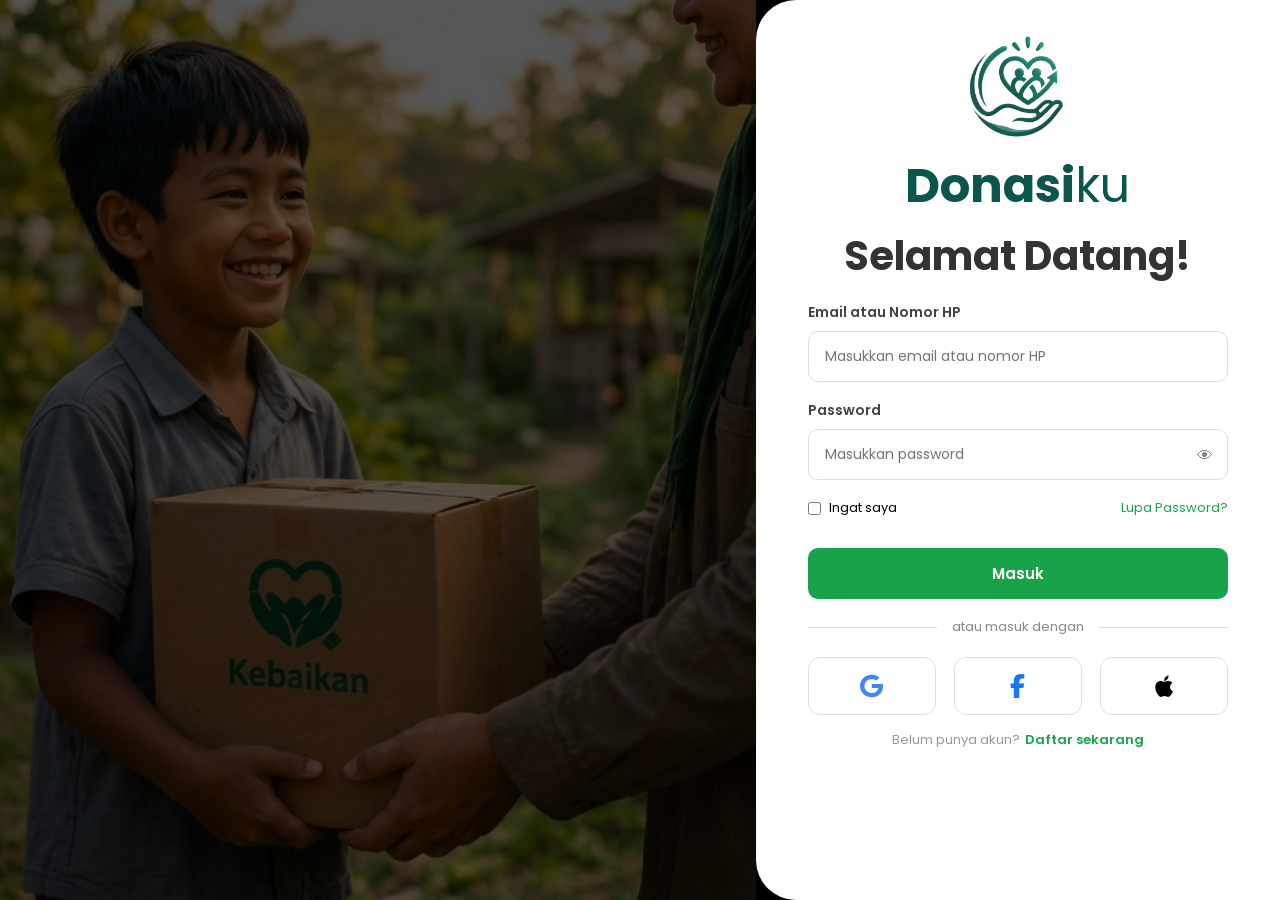
<file: index.html>
<!DOCTYPE html>
<html lang="id">
<head>
  <meta charset="UTF-8">
  <meta name="viewport" content="width=device-width, initial-scale=1.0">

  <title>Login - Donasiku</title>

  <!-- GOOGLE FONT -->
  <link rel="preconnect" href="https://fonts.googleapis.com">
  <link href="https://fonts.googleapis.com/css2?family=Poppins:wght@300;400;500;600;700&display=swap" rel="stylesheet">

  <!-- FONT AWESOME -->
  <link rel="stylesheet" href="https://cdnjs.cloudflare.com/ajax/libs/font-awesome/6.5.1/css/all.min.css">

  <!-- CSS -->
  <link rel="stylesheet" href="style.css">
</head>

<body>

  <div class="container">

    <!-- LEFT SIDE -->
    <div class="left-side">
      <img src="img/logingambar.png" alt="">
      <div class="overlay"></div>
    </div>

    <!-- RIGHT SIDE -->
    <div class="right-side">

      <div class="login-card">

        <!-- LOGO -->
        <div class="logo">
          <img src="img/logo.png" alt="Logo">
        </div>

        <h2 class="logo-text">
          <span class="bold">Donasi</span><span class="regular">ku</span>
        </h2>

        <!-- WELCOME -->
        <div class="welcome">
          <h1>Selamat Datang!</h1>
        </div>

        <!-- FORM -->
        <form id="loginForm">

          <div class="form-group">
            <label>Email atau Nomor HP</label>

            <div class="input-box">
              <input
                type="text"
                id="email"
                placeholder="Masukkan email atau nomor HP"
              >
            </div>
          </div>

          <div class="form-group">
            <label>Password</label>

            <div class="input-box">
              <input
                type="password"
                id="password"
                placeholder="Masukkan password"
              >

              <span class="toggle-password" id="togglePassword">
                👁
              </span>
            </div>
          </div>

          <!-- EXTRA -->
          <div class="form-extra">

            <label class="remember">
              <input type="checkbox">
              Ingat saya
            </label>

            <a href="#" class="forgot">
              Lupa Password?
            </a>

          </div>

          <!-- BUTTON -->
          <button type="submit" class="btn-login">
            Masuk
          </button>

          <!-- DIVIDER -->
          <div class="divider">
            atau masuk dengan
          </div>

          <!-- SOCIAL -->
          <div class="social-login">

            <div class="social-btn">
              <i class="fa-brands fa-google"></i>
            </div>

            <div class="social-btn">
              <i class="fa-brands fa-facebook-f"></i>
            </div>

            <div class="social-btn">
              <i class="fa-brands fa-apple"></i>
            </div>

          </div>

          <!-- SIGNUP -->
          <div class="signup">
            <span>Belum punya akun?</span>
            <a href="#">Daftar sekarang</a>
          </div>

        </form>

      </div>

    </div>

  </div>

  <!-- JS -->
  <script src="script.js"></script>

</body>
</html>
</file>
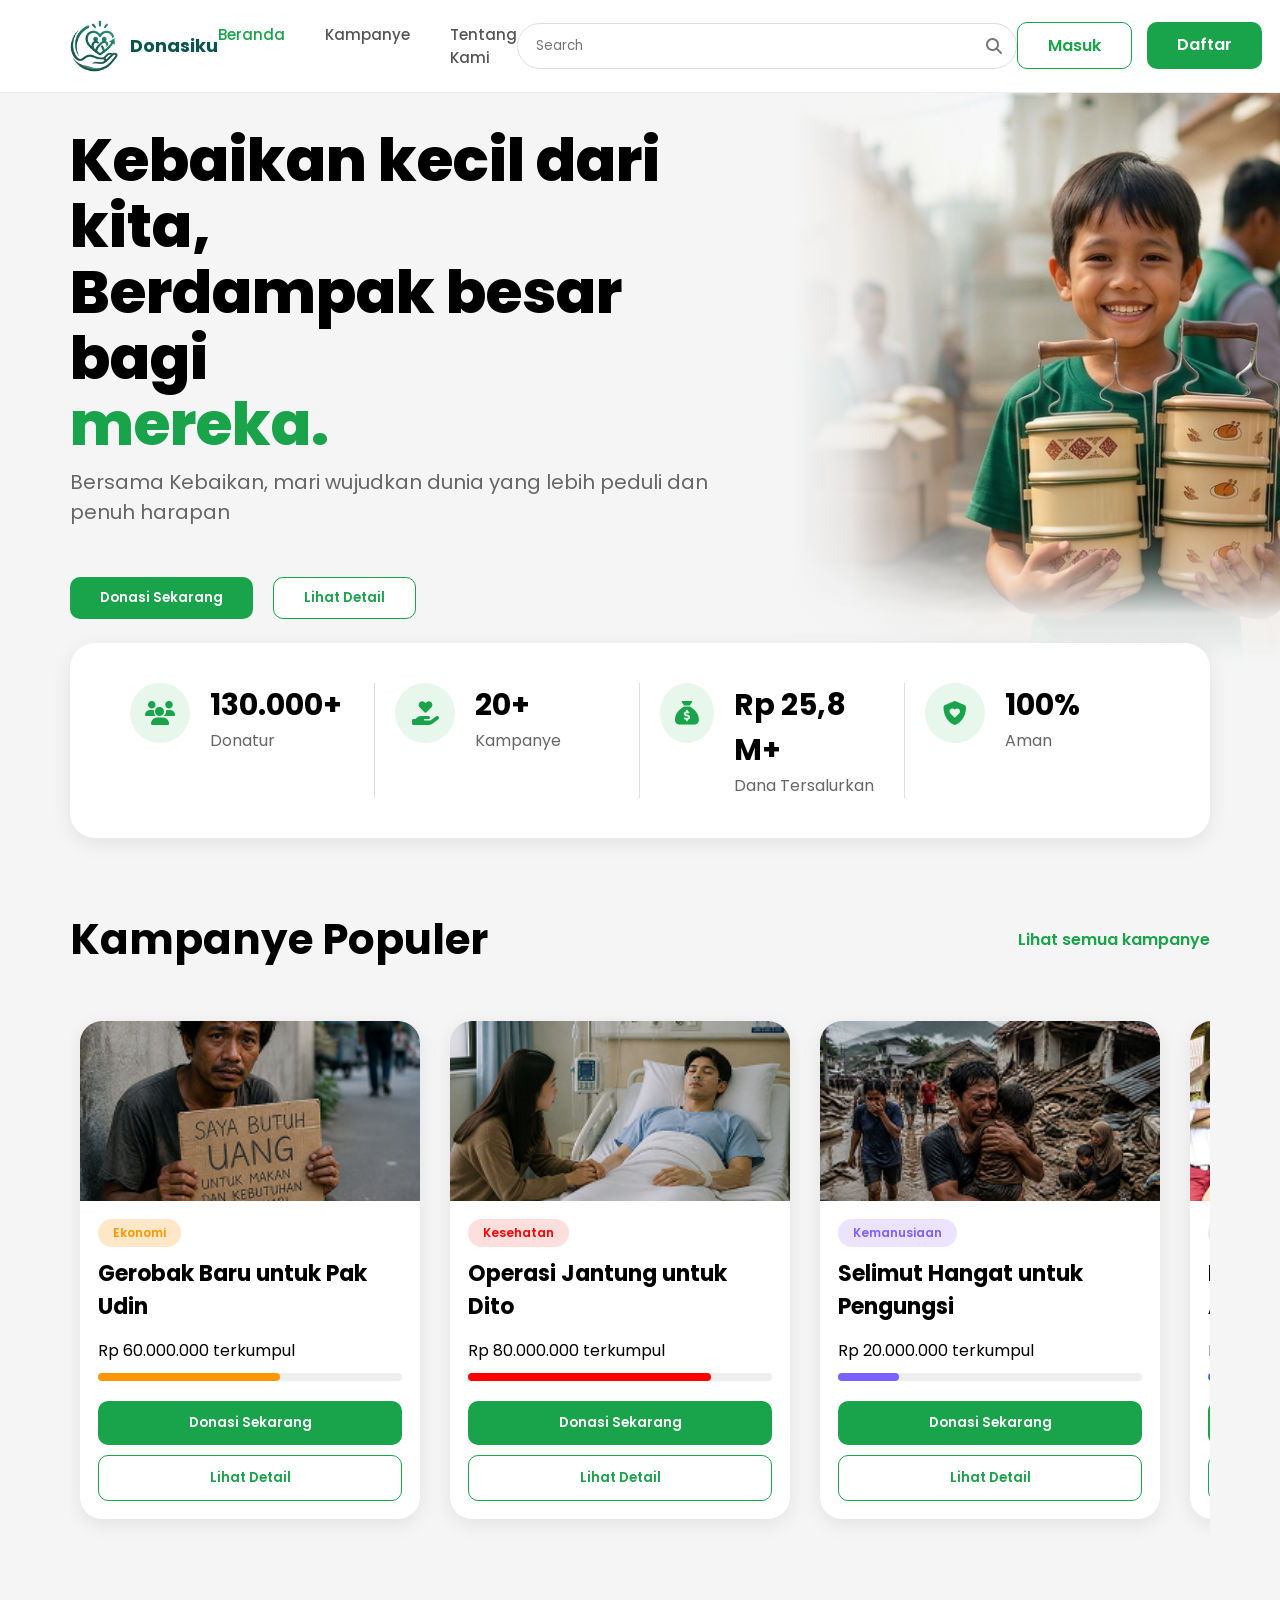
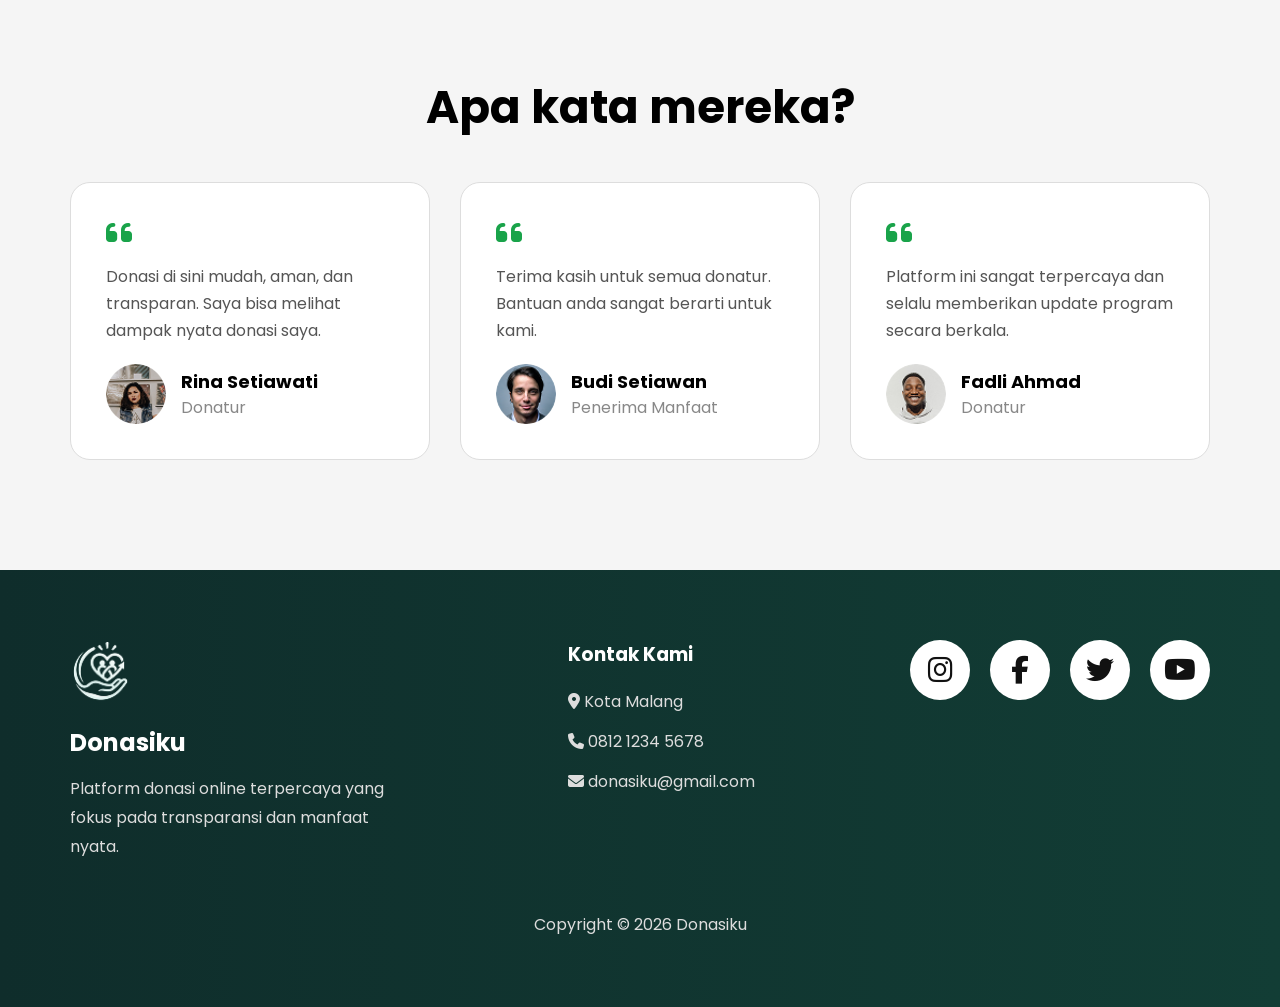
<file: beforelogin.html>
<!DOCTYPE html>
<html lang="id">

<head>
  <meta charset="UTF-8">
  <meta name="viewport" content="width=device-width, initial-scale=1.0">
  <title>Donasiku</title>

  <!-- GOOGLE FONT -->
  <link rel="preconnect" href="https://fonts.googleapis.com">
  <link href="https://fonts.googleapis.com/css2?family=Poppins:wght@300;400;500;600;700;800&display=swap"
    rel="stylesheet">

  <!-- FONT AWESOME -->
  <link rel="stylesheet" href="https://cdnjs.cloudflare.com/ajax/libs/font-awesome/6.5.1/css/all.min.css" />

  <link rel="stylesheet" href="beforelogin.css">
</head>

<body>
  <div class="container">
    <!-- NAVBAR -->
    <nav class="navbar">

      <div class="logo">
        <img src="img/logo.png">
        <h2><span>Donasi</span>ku</h2>
      </div>

      <div class="nav-links">
        <a href="#" class="active">Beranda</a>
        <a href="#">Kampanye</a>
        <a href="#">Tentang Kami</a>
      </div>

      <div class="search-box">
        <input type="text" placeholder="Search">
        <i class="fa-solid fa-magnifying-glass"></i>
      </div>

      <div class="nav-buttons">
        <a href="login.html" class="btn-outline">Masuk</a>
        <a href="registerPage.html" class="btn-primary">Daftar</a>
      </div>

    </nav>

    <!-- HERO -->
    <section class="hero">

      <div class="hero-text">

        <h1>
          Kebaikan kecil dari kita, <br>
          Berdampak besar bagi <br>
          <span>mereka.</span>
        </h1>

        <p>
          Bersama Kebaikan, mari wujudkan dunia
          yang lebih peduli dan penuh harapan
        </p>

        <div class="hero-buttons">
          <button class="btn-primary">Donasi Sekarang</button>
          <button class="btn-outline">Lihat Detail</button>
        </div>

      </div>

      <div class="hero-image">
        <img src="img/banner.png">
        <div class="hero-brush"></div>
        <div class="hero-bottom-brush"></div>
      </div>

    </section>

    <!-- STATS -->
    <section class="stats">

      <div class="stat-box">
        <i class="fa-solid fa-users"></i>

        <div>
          <h3>130.000+</h3>
          <p>Donatur</p>
        </div>
      </div>

      <div class="stat-box">
        <i class="fa-solid fa-hand-holding-heart"></i>

        <div>
          <h3>20+</h3>
          <p>Kampanye</p>
        </div>
      </div>

      <div class="stat-box">
        <i class="fa-solid fa-sack-dollar"></i>

        <div>
          <h3>Rp 25,8 M+</h3>
          <p>Dana Tersalurkan</p>
        </div>
      </div>

      <div class="stat-box">
        <i class="fa-solid fa-shield-heart"></i>

        <div>
          <h3>100%</h3>
          <p>Aman</p>
        </div>
      </div>

    </section>

    <!-- CAMPAIGN -->
    <section class="section">

      <div class="section-title">
        <h2>Kampanye Populer</h2>
        <a href="#">Lihat semua kampanye</a>
      </div>

      <div class="cards">

        <!-- CARD 1 -->
        <div class="card">

          <img src="img/ekonomi1.png">

          <div class="card-content">

            <span class="category orange">Ekonomi</span>

            <h3>Gerobak Baru untuk Pak Udin</h3>

            <p>Rp 60.000.000 terkumpul</p>

            <div class="progress">
              <span class="progress-orange"></span>
            </div>

            <div class="card-buttons">
              <button class="donate-btn">Donasi Sekarang</button>
              <button class="detail-btn">Lihat Detail</button>
            </div>

          </div>

        </div>

        <!-- CARD 2 -->
        <div class="card">

          <img src="img/kesehatan1.png">

          <div class="card-content">

            <span class="category red">Kesehatan</span>

            <h3>Operasi Jantung untuk Dito</h3>

            <p>Rp 80.000.000 terkumpul</p>

            <div class="progress">
              <span class="progress-red"></span>
            </div>

            <div class="card-buttons">
              <button class="donate-btn">Donasi Sekarang</button>
              <button class="detail-btn">Lihat Detail</button>
            </div>

          </div>

        </div>

        <!-- CARD 3 -->
        <div class="card">

          <img src="img/kemanusiaan1.png">

          <div class="card-content">

            <span class="category purple">Kemanusiaan</span>

            <h3>Selimut Hangat untuk Pengungsi</h3>

            <p>Rp 20.000.000 terkumpul</p>

            <div class="progress">
              <span class="progress-purple"></span>
            </div>

            <div class="card-buttons">
              <button class="donate-btn">Donasi Sekarang</button>
              <button class="detail-btn">Lihat Detail</button>
            </div>

          </div>

        </div>

        <!-- CARD 4 -->
        <div class="card">

          <img src="img/pendidikan1.png">

          <div class="card-content">

            <span class="category blue">Pendidikan</span>

            <h3>Pendidikan Layak Untuk Anak Desa</h3>

            <p>Rp 90.000.000 terkumpul</p>

            <div class="progress">
              <span class="progress-blue"></span>
            </div>

            <div class="card-buttons">
              <button class="donate-btn">Donasi Sekarang</button>
              <button class="detail-btn">Lihat Detail</button>
            </div>

          </div>

        </div>

        <!-- CARD 5 -->
        <div class="card">

          <img src="img/lingkungan1.png">

          <div class="card-content">

            <span class="category green">Lingkungan</span>

            <h3>Bersihkan Sungai Citarum Bersama</h3>

            <p>Rp 70.000.000 terkumpul</p>

            <div class="progress">
              <span class="progress-green"></span>
            </div>

            <div class="card-buttons">
              <button class="donate-btn">Donasi Sekarang</button>
              <button class="detail-btn">Lihat Detail</button>
            </div>

          </div>

        </div>

        <!-- CARD 6 -->
        <div class="card">

          <img src="img/kemanusiaan1.png">

          <div class="card-content">

            <span class="category blue">
              Sosial
            </span>

            <h3>
              Bantuan Sekolah untuk Anak Yatim
            </h3>

            <p>
              Rp 50.000.000 terkumpul
            </p>

            <div class="progress">
              <span class="progress-blue"></span>
            </div>

            <div class="card-buttons">

              <button class="btn btn-primary donate-btn">
                Donasi Sekarang
              </button>

              <button class="btn btn-outline detail-btn">
                Lihat Detail
              </button>

            </div>

          </div>

        </div>


    </section>

    <!-- TESTIMONI -->
    <section class="testimonials">

      <h2>Apa kata mereka?</h2>

      <div class="testimonial-boxes">

        <div class="testimonial">

          <i class="fa-solid fa-quote-left"></i>

          <p>
            Donasi di sini mudah, aman, dan transparan.
            Saya bisa melihat dampak nyata donasi saya.
          </p>

          <div class="user">

            <img src="img/user1.png">

            <div>
              <h4>Rina Setiawati</h4>
              <span>Donatur</span>
            </div>

          </div>

        </div>

        <div class="testimonial">

          <i class="fa-solid fa-quote-left"></i>

          <p>
            Terima kasih untuk semua donatur.
            Bantuan anda sangat berarti untuk kami.
          </p>

          <div class="user">

            <img src="img/user2.png">

            <div>
              <h4>Budi Setiawan</h4>
              <span>Penerima Manfaat</span>
            </div>

          </div>

        </div>

        <div class="testimonial">

          <i class="fa-solid fa-quote-left"></i>

          <p>
            Platform ini sangat terpercaya dan selalu
            memberikan update program secara berkala.
          </p>

          <div class="user">

            <img src="img/user3.png">

            <div>
              <h4>Fadli Ahmad</h4>
              <span>Donatur</span>
            </div>

          </div>

        </div>

      </div>

    </section>

    <!-- FOOTER -->
    <footer>

      <div class="footer-content">

        <div class="footer-logo">

          <img src="img/whitelogo.png">

          <h2>Donasi<span>ku</span></h2>

          <p>
            Platform donasi online terpercaya yang fokus
            pada transparansi dan manfaat nyata.
          </p>

        </div>

        <div class="footer-contact">

          <h3>Kontak Kami</h3>

          <p><i class="fa-solid fa-location-dot"></i> Kota Malang</p>
          <p><i class="fa-solid fa-phone"></i> 0812 1234 5678</p>
          <p><i class="fa-solid fa-envelope"></i> donasiku@gmail.com</p>

        </div>

        <div class="socials">

          <i class="fa-brands fa-instagram"></i>
          <i class="fa-brands fa-facebook-f"></i>
          <i class="fa-brands fa-twitter"></i>
          <i class="fa-brands fa-youtube"></i>

        </div>

      </div>

      <div class="copyright">
        Copyright © 2026 Donasiku
      </div>

    </footer>

  </div>
  <script src="beforelogin.js"></script>
</body>

</html>
</file>
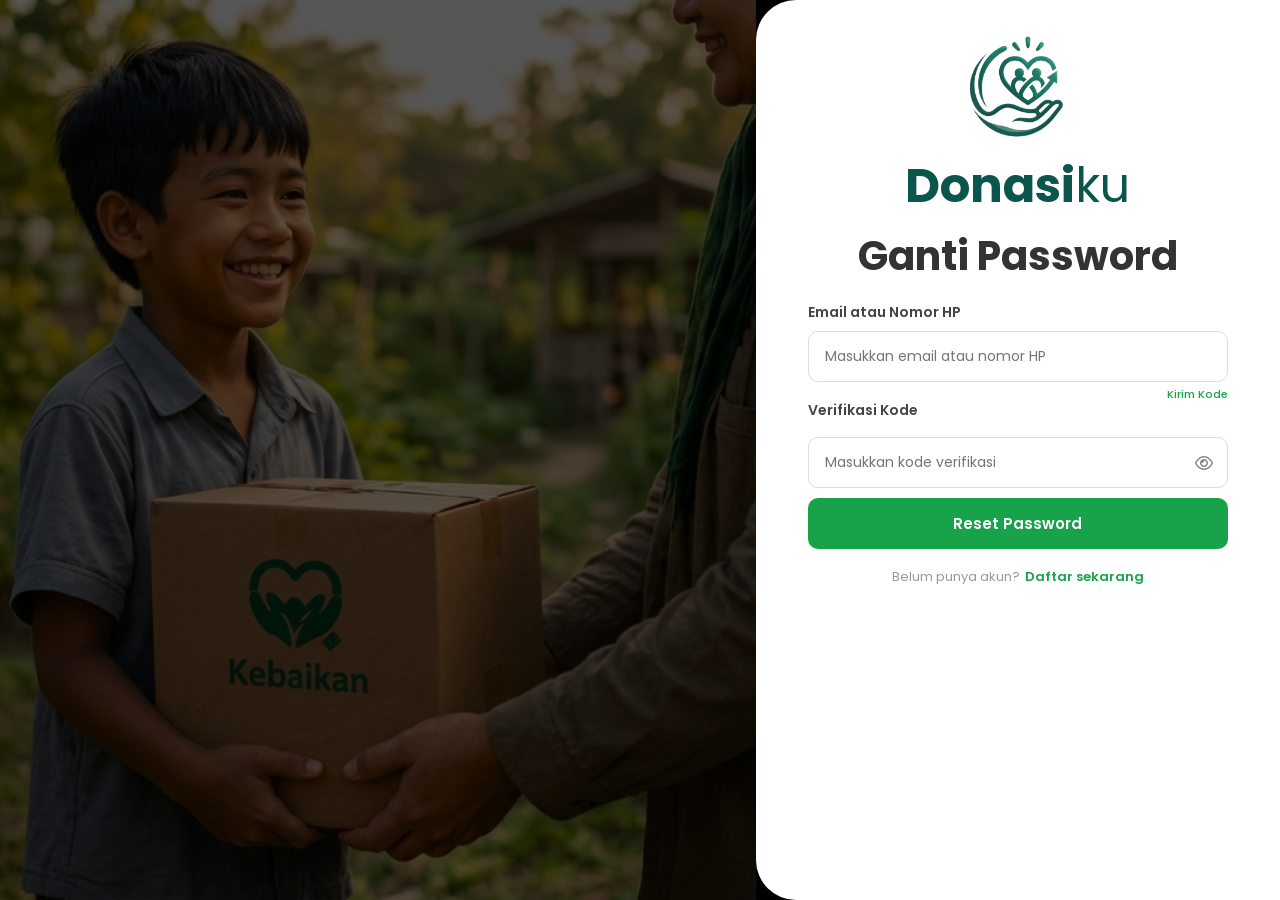
<file: forgot.html>
<!DOCTYPE html>
<html lang="id">

<head>
    <meta charset="UTF-8">
    <meta name="viewport" content="width=device-width, initial-scale=1.0">

    <title>Form Lupa Password</title>

    <!-- GOOGLE FONT -->
    <link rel="preconnect" href="https://fonts.googleapis.com">
    <link href="https://fonts.googleapis.com/css2?family=Poppins:wght@300;400;500;600;700&display=swap"
        rel="stylesheet">

    <!-- FONT AWESOME -->
    <link rel="stylesheet" href="https://cdnjs.cloudflare.com/ajax/libs/font-awesome/6.5.1/css/all.min.css">

    <!-- CSS -->
    <link rel="stylesheet" href="style.css">
</head>

<body>

    <div class="container">

        <!-- LEFT SIDE -->
        <div class="left-side">

            <img src="img/logingambar.png" alt="Forgot Password">

            <div class="overlay"></div>

        </div>

        <!-- RIGHT SIDE -->
        <div class="right-side">

            <div class="login-card">

                <!-- LOGO -->
                <div class="logo">
                    <img src="img/logo.png" alt="Logo">
                </div>

                <!-- TITLE -->
                <h2 class="logo-text">
                    <span class="bold">Donasi</span><span class="regular">ku</span>
                </h2>

                <!-- WELCOME -->
                <div class="welcome">
                    <h1>Ganti Password</h1>
                </div>

                <!-- FORM -->
                <form id="forgotForm">

                    <!-- EMAIL -->
                    <div class="form-group">

                        <label>Email atau Nomor HP</label>

                        <div class="input-box">

                            <input type="text" id="email" placeholder="Masukkan email atau nomor HP">

                        </div>

                    </div>

                    <!-- OTP -->
                    <div class="form-group">

                        <div class="otp-header">

                            <label>Verifikasi Kode</label>

                            <p>
                                <a href="#">Kirim Kode</a>
                            </p>

                        </div>

                        <div class="input-box">

                            <input type="password" id="otp" placeholder="Masukkan kode verifikasi">

                            <span class="toggle-password" id="toggleOtp">
                                <i class="fa-regular fa-eye"></i>
                            </span>

                        </div>

                        <!-- BUTTON -->
                        <button type="submit" class="btn-reset">
                            Reset Password
                        </button>

                        <!-- SIGNUP -->
                        <div class="signup">

                            <span>Belum punya akun?</span>

                            <a href="registerPage.html">
                                Daftar sekarang
                            </a>

                        </div>

                </form>

            </div>

        </div>

    </div>

    <!-- JS -->
    <script src="script.js"></script>

</body>

</html>
</file>
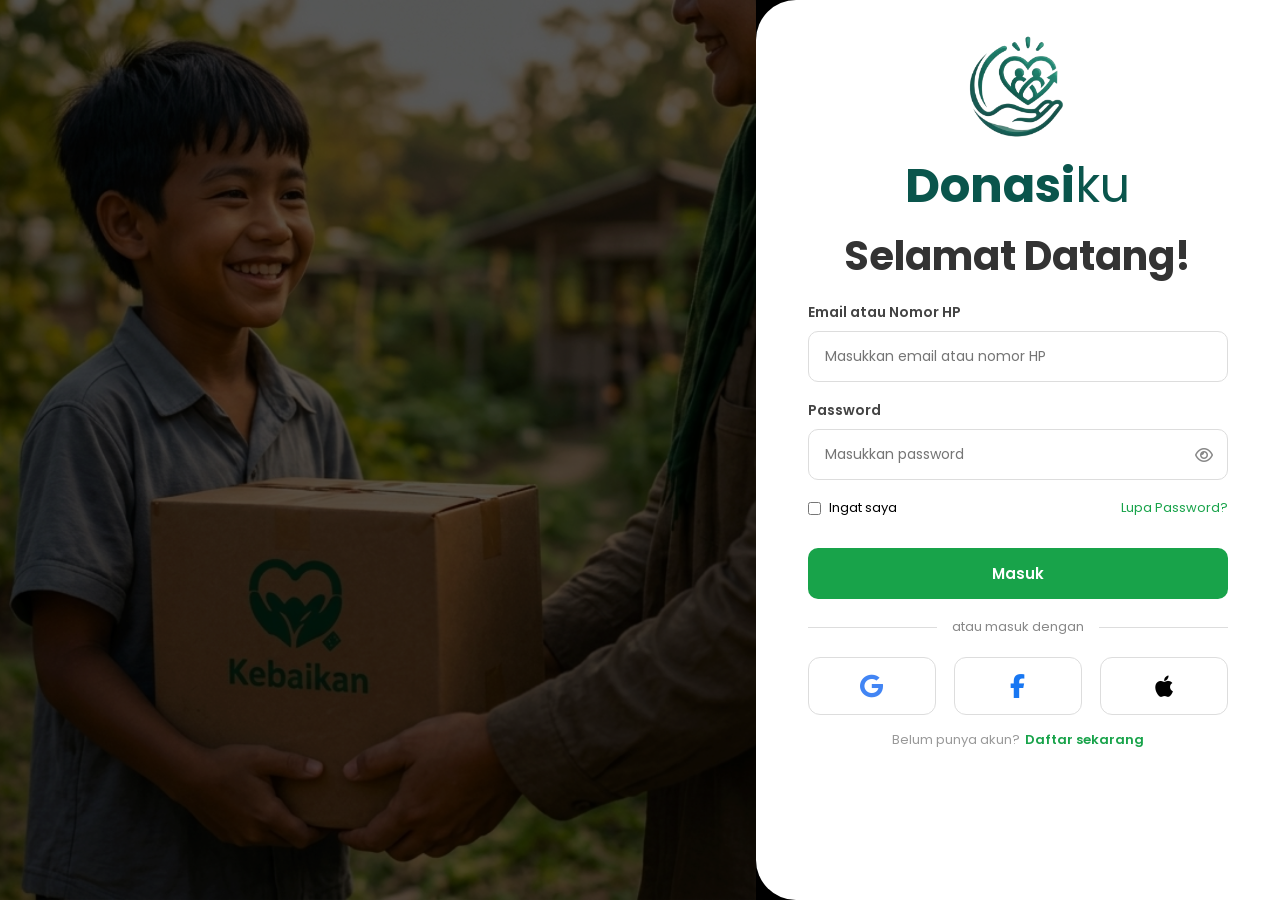
<file: login.html>
<!DOCTYPE html>
<html lang="id">

<head>
  <meta charset="UTF-8">
  <meta name="viewport" content="width=device-width, initial-scale=1.0">

  <title>Login - Donasiku</title>

  <!-- GOOGLE FONT -->
  <link rel="preconnect" href="https://fonts.googleapis.com">
  <link href="https://fonts.googleapis.com/css2?family=Poppins:wght@300;400;500;600;700&display=swap" rel="stylesheet">

  <!-- FONT AWESOME -->
  <link rel="stylesheet" href="https://cdnjs.cloudflare.com/ajax/libs/font-awesome/6.5.1/css/all.min.css">

  <!-- CSS -->
  <link rel="stylesheet" href="style.css">
</head>

<body>

  <div class="container">

    <!-- LEFT SIDE -->
    <div class="left-side">
      <img src="img/logingambar.png" alt="">
      <div class="overlay"></div>
    </div>

    <!-- RIGHT SIDE -->
    <div class="right-side">

      <div class="login-card">

        <!-- LOGO -->
        <div class="logo">
          <img src="img/logo.png" alt="Logo">
        </div>

        <h2 class="logo-text">
          <span class="bold">Donasi</span><span class="regular">ku</span>
        </h2>

        <!-- WELCOME -->
        <div class="welcome">
          <h1>Selamat Datang!</h1>
        </div>

        <!-- FORM -->
        <form id="loginForm">

          <div class="form-group">
            <label>Email atau Nomor HP</label>

            <div class="input-box">
              <input type="text" id="email" placeholder="Masukkan email atau nomor HP">
            </div>
          </div>

          <div class="form-group">

            <label>Password</label>

            <div class="input-box">

              <input type="password" id="password" placeholder="Masukkan password">

              <span class="toggle-password" id="togglePassword">
                <i class="fa-regular fa-eye"></i>
              </span>

            </div>

          </div>

          <!-- EXTRA -->
          <div class="form-extra">

            <label class="remember">
              <input type="checkbox">
              Ingat saya
            </label>

            <a href="forgot.html" class="forgot">
              Lupa Password?
            </a>

          </div>

          <!-- BUTTON -->
          <button type="submit" class="btn-login">
            Masuk
          </button>

          <!-- DIVIDER -->
          <div class="divider">
            atau masuk dengan
          </div>

          <!-- SOCIAL -->
          <div class="social-login">

            <div class="social-btn">
              <i class="fa-brands fa-google"></i>
            </div>

            <div class="social-btn">
              <i class="fa-brands fa-facebook-f"></i>
            </div>

            <div class="social-btn">
              <i class="fa-brands fa-apple"></i>
            </div>

          </div>

          <!-- SIGNUP -->
          <div class="signup">
            <span>Belum punya akun?</span>
            <a href="registerPage.html">Daftar sekarang</a>
          </div>

        </form>

      </div>

    </div>

  </div>

  <!-- JS -->
  <script src="script.js"></script>

</body>

</html>
</file>
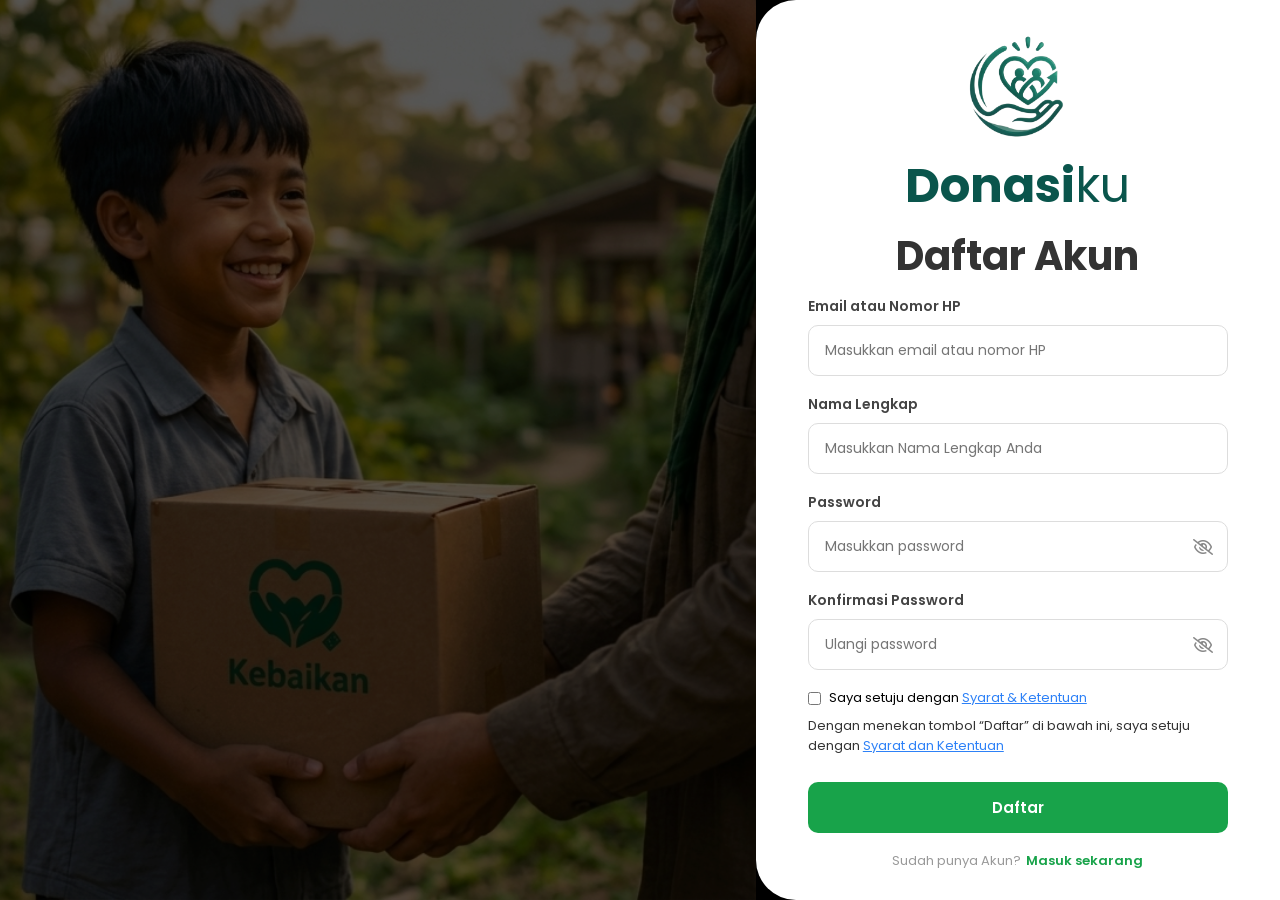
<file: registerPage.html>
<!DOCTYPE html>
<html lang="en">

<head>
    <meta charset="UTF-8">
    <meta name="viewport" content="width=device-width, initial-scale=1.0">
    <title>Register - Donasiku</title>
    <link rel="preconnect" href="https://fonts.googleapis.com">
    <link href="https://fonts.googleapis.com/css2?family=Poppins:wght@300;400;500;600;700&display=swap"
        rel="stylesheet">

    <!-- FONT AWESOME -->
    <link rel="stylesheet" href="https://cdnjs.cloudflare.com/ajax/libs/font-awesome/6.5.1/css/all.min.css">

    <!-- CSS -->
    <link rel="stylesheet" href="style.css">
    <link rel="stylesheet" href="registerStyle.css">
</head>

<body>
    <div class="container">
        <div class="left-side">
            <img src="img/logingambar.png" alt="">
            <div class="overlay"></div>
        </div>

        <div class="right-side">

            <div class="register-card">

                <!-- LOGO -->
                <div class="logo">
                    <img src="img/logo.png" alt="Logo">
                </div>

                <h2 class="logo-text">
                    <span class="bold">Donasi</span><span class="regular">ku</span>
                </h2>

                <!-- WELCOME -->
                <div class="register-text">
                    <h1>Daftar Akun</h1>
                </div>

                <!-- FORM -->
                <form id="registerForm">
                    <!-- Email dan No hape -->
                    <div class="form-group">
                        <label>Email atau Nomor HP</label>

                        <div class="input-box">
                            <input type="text" id="email" placeholder="Masukkan email atau nomor HP">
                        </div>
                    </div>

                    <!-- Nama Lengkap -->
                    <div class="form-group">
                        <label>Nama Lengkap</label>

                        <div class="input-box">
                            <input type="text" id="namaLengkap" placeholder="Masukkan Nama Lengkap Anda">
                        </div>
                    </div>
                    <!-- Password -->
                    <div class="form-group">

                        <label>Password</label>

                        <div class="input-box">

                            <input type="password" id="password" placeholder="Masukkan password">
                            <span class="toggle-password" id="togglePassword">
                                <i class="fa-regular fa-eye-slash"></i>
                            </span>

                        </div>

                    </div>
                    <div class="form-group">

                        <label>Konfirmasi Password</label>

                        <div class="input-box">

                            <input type="password" id="confirmed-password" placeholder="Ulangi password">

                            <span class="toggle-password" id="toggleConfirmedPw">
                                <i class="fa-regular fa-eye-slash"></i>
                            </span>

                        </div>

                    </div>

                    <!-- EXTRA -->
                    <div class="form-extra-register">
                        <label class="agreement">
                            <input id="checkboxAgreement" type="checkbox">
                            <span>Saya setuju dengan <a class="terms-condition" href="#">Syarat & Ketentuan</a></span>
                        </label>

                        <p class="agreeText">
                            Dengan menekan tombol “Daftar” di bawah ini, saya setuju
                            dengan <a class="terms-condition" href="#">Syarat dan Ketentuan</a>
                        </p>
                    </div>

                    <!-- BUTTON -->
                    <button type="submit" class="btn-login">
                        Daftar
                    </button>
                    <!-- SIGNUP -->
                    <div class="signup">
                        <span>Sudah punya Akun?</span>
                        <a href="login.html">Masuk sekarang</a>
                    </div>

                </form>

            </div>

        </div>
    </div>
    <script src="script.js"></script>
    <script src="registerScript.js"></script>

</body>

</html>
</file>
<file: style.css>
/* =========================
   GLOBAL
========================= */

*{
  margin:0;
  padding:0;
  box-sizing:border-box;
  font-family:'Poppins', sans-serif;
}

body{
  width:100%;
  height:100vh;
  background:#000;
  overflow:hidden;
}

/* =========================
   CONTAINER
========================= */

.container{
  display:flex;
  height:100vh;
  overflow:hidden;
}

/* =========================
   LEFT SIDE
========================= */

.left-side{
  flex:1.7;
  position:relative;

  display:flex;
  justify-content:center;
  align-items:center;

  overflow:hidden;
  background:#000;
}

.left-side img{
  width:100%;
  height:100%;

  object-fit:cover;
  object-position:center;

  display:block;

  filter:brightness(40%);
}

.overlay{
  position:absolute;
  inset:0;

  background:rgba(0,0,0,0.15);
}

/* =========================
   RIGHT SIDE
========================= */

.right-side{
  flex:1;
  background:#fff;

  border-top-left-radius:40px;
  border-bottom-left-radius:40px;

  display:flex;
  justify-content:center;

  overflow:hidden;

  padding:35px 40px;
}

/* =========================
   LOGIN CARD
========================= */

.login-card{
  width:100%;
  max-width:420px;
}

/* =========================
   LOGO
========================= */

.logo{
  text-align:center;
}

.logo img{
  width:100px;
  margin-bottom:5px;
}

.logo-text{
  text-align:center;
  color:#0A554C;
  font-size:48px;
  margin-bottom:10px;
}

.bold{
  font-weight:700;
}

.regular{
  font-weight:400;
}

/* =========================
   WELCOME
========================= */

.welcome{
  text-align:center;
  margin-bottom:22px;
}

.welcome h1{
  font-size:40px;
  color:#333;
  font-weight:700;
  line-height:1.2;
}

/* =========================
   FORM
========================= */

.form-group{
  margin-bottom:18px;
}

.form-group label{
  display:block;
  margin-bottom:8px;

  color:#444;
  font-size:14px;
  font-weight:600;
}

/* =========================
   INPUT
========================= */

.input-box{
  position:relative;
}

.input-box input{
  width:100%;

  padding:14px 16px;

  border:1px solid #ddd;
  border-radius:10px;

  outline:none;

  font-size:14px;

  transition:0.3s;
}

.input-box input:focus{
  border-color:#18a34a;
  box-shadow:0 0 0 3px rgba(24,163,74,0.1);
}

/* =========================
   TOGGLE PASSWORD
========================= */

.toggle-password{
  position:absolute;

  right:15px;
  top:50%;

  transform:translateY(-50%);

  color:#888;
  cursor:pointer;

  font-size:16px;
}

/* =========================
   LOGIN PAGE
========================= */

.form-extra{
  display:flex;
  justify-content:space-between;
  align-items:center;

  margin-bottom:20px;

  font-size:13px;
}

.remember{
  display:flex;
  align-items:center;
  gap:8px;
}

.remember input{
  accent-color:#18a34a;
}

.forgot{
  color:#18a34a;
  text-decoration:none;
}

.forgot:hover,
.forgot:hover{
  color:#14853d;
}

/* =========================
   BUTTONS
========================= */

.btn-login,
.btn-reset{
  width:100%;

  padding:14px;

  border:none;
  border-radius:10px;

  background:#18a34a;
  color:#fff;

  font-size:15px;
  font-weight:600;

  cursor:pointer;

  transition:0.3s;

  margin-top:10px;
  margin-bottom:18px;
}

.btn-login:hover,
.btn-reset:hover{
  background:#14853d;
}

/* =========================
   DIVIDER
========================= */

.divider{
  display:flex;
  align-items:center;
  gap:15px;

  margin-bottom:20px;

  color:#888;
  font-size:13px;
}

.divider::before,
.divider::after{
  content:'';

  flex:1;
  height:1px;

  background:#ddd;
}

/* =========================
   SOCIAL LOGIN
========================= */

.social-login{
  display:flex;
  gap:18px;

  margin-top:20px;
  margin-bottom:15px;
}

.social-btn{
  flex:1;

  border:1px solid #ddd;
  border-radius:12px;

  padding:16px;

  display:flex;
  justify-content:center;
  align-items:center;

  background:#fff;

  cursor:pointer;

  font-size:24px;

  transition:0.3s;
}

.social-btn:hover{
  background:#f5f5f5;
}

/* =========================
   ICON COLORS
========================= */

.fa-google{
  color:#4285F4;
}

.fa-facebook-f{
  color:#1877F2;
}

.fa-apple{
  color:#000;
}

/* =========================
   OTP HEADER
========================= */

.otp-header{
  display:flex;
  justify-content:space-between;
  align-items:center;

  margin-bottom:8px;
}

.otp-header p{
  font-size:11px;
  color:#999;
}

.otp-header a{
  color:#18a34a;
  text-decoration:none;
  font-weight:500;
  position:relative;
  top: -20px;
}

/* =========================
   SIGNUP
========================= */

.signup{
  display:flex;
  justify-content:center;
  align-items:center;

  gap:5px;

  font-size:13px;
}

.signup span{
  color:#999;
}

.signup a{
  color:#18a34a;
  text-decoration:none;
  font-weight:600;
}

.signup a:hover,
.singup a:hover{
  color:#14853d;
}

/* =========================
   RESPONSIVE
========================= */

@media(max-width:900px){

  .left-side{
    display:none;
  }

  .right-side{
    flex:1;
    border-radius:0;
  }

  .welcome h1{
    font-size:30px;
  }

  .logo-text{
    font-size:40px;
  }

}
</file>
<file: beforelogin.css>
/* =========================
   GLOBAL
========================= */

*{
    margin:0;
    padding:0;
    box-sizing:border-box;
    font-family:'Poppins', sans-serif;
}

body{
    background:#f5f5f5;
    overflow-x:hidden;
}

a{
    text-decoration:none;
}

.container{
    width:100%;
}

/* =========================
   GLOBAL BUTTON
========================= */

.btn{
    transition:all 0.3s ease;
}

.btn:hover{
    transform:translateY(-2px);
}

.btn:active{
    transform:scale(0.97);
}

/* BUTTON HIJAU */

.btn-primary:hover,
.btn-login:hover,
.btn-reset:hover,
.donate-btn:hover{

    background:#14853d;
}

/* BUTTON PUTIH */

.btn-outline:hover,
.detail-btn:hover{

    background:#f5f5f5;

    color:#19a34a;

    border-color:#19a34a;

    box-shadow:0 10px 20px rgba(0,0,0,0.06);
}

/* =========================
   NAVBAR
========================= */

.navbar{
    width:100%;
    background:#fff;

    display:flex;
    justify-content:space-between;
    align-items:center;

    padding:20px 70px;

    position:sticky;
    top:0;
    z-index:1000;

    border-bottom:1px solid #eee;
}

.logo{
    display:flex;
    align-items:center;
    gap:10px;
}

.logo img{
    width:50px;
}

.logo h2{
    color:#0A554C;
    font-size:18px;
}

.logo span{
    font-weight:700;
}

.nav-links{
    display:flex;
    gap:40px;
}

.nav-links a{
    color:#555;
    font-size:15px;
    font-weight:500;
    transition:0.3s;
}

.nav-links a:hover,
.nav-links .active{
    color:#19a34a;
}

.search-box{
    position:relative;
}

.search-box input{
    width:500px;
    padding:12px 40px 12px 18px;

    border:1px solid #ddd;
    border-radius:30px;

    outline:none;
}

.search-box i{
    position:absolute;
    right:15px;
    top:50%;
    transform:translateY(-50%);
    color:#777;
}

.nav-buttons{
    display:flex;
    gap:15px;
}

.btn-outline{
    padding:10px 30px;
    border:1px solid #19a34a;
    border-radius:10px;

    background:#fff;
    color:#19a34a;

    cursor:pointer;
    font-weight:600;
}

.btn-primary{
    padding:10px 30px;
    border:none;
    border-radius:10px;

    background:#19a34a;
    color:#fff;

    cursor:pointer;
    font-weight:600;
}

/* =========================
   HERO
========================= */

.hero{
    display:flex;
    align-items:center;
    justify-content:space-between;

    gap:30px;

    padding:70px;

    overflow:hidden;
    position:relative;
}

.hero-text{
    width:72%;
    z-index:2;
}

.hero-text h1{
    font-size:60px;
    line-height:1.1;
    margin-top:-80px;
    margin-bottom:10px;
    font-weight:800;
}

.hero-text span{
    color:#19a34a;
}

.hero-text p{
    color:#666;
    font-size:20px;
    margin-bottom:10px;
}

.hero-buttons{
    display:flex;
    gap:20px;
    margin-top:50px;
}

.hero-image{
    width:58%;
    position:relative;

    margin-right:-140px;
    margin-top:-150px;

    overflow:hidden;
}

.hero-image img{
    width:120%;
    height:650px;

    object-fit:cover;
    object-position:center;

    border-radius:35px;

    display:block;
}

/* BRUSH KIRI */

.hero-brush{
    position:absolute;
    left:0;
    top:0;

    width:35%;
    height:100%;

    background:linear-gradient(
        to right,
        #f5f5f5 0%,
        rgba(245,245,245,0.9) 30%,
        rgba(245,245,245,0.5) 60%,
        rgba(245,245,245,0) 100%
    );

    z-index:2;
}

/* BRUSH BAWAH */

.hero-bottom-brush{
    position:absolute;

    left:0;
    bottom:0;

    width:100%;
    height:140px;

    background:linear-gradient(
        to top,
        #f5f5f5 0%,
        rgba(245,245,245,0.9) 35%,
        rgba(245,245,245,0.3) 70%,
        rgba(245,245,245,0) 100%
    );

    z-index:3;
}

/* =========================
   STATS
========================= */

.stats{
    margin:-90px 70px 50px;
    background:#fff;

    border-radius:25px;

    display:grid;
    grid-template-columns:repeat(4,1fr);

    padding:40px;

    box-shadow:0 5px 20px rgba(0,0,0,0.08);

    position:relative;
    z-index:10;
}

.stat-box{
    display:flex;
    gap:20px;
    padding:0 20px;

    border-right:1px solid #ddd;
}

.stat-box:last-child{
    border:none;
}

.stat-box i{
    width:60px;
    height:60px;

    background:#e8f7ec;
    border-radius:50%;

    display:flex;
    justify-content:center;
    align-items:center;

    color:#19a34a;
    font-size:24px;
}

.stat-box h3{
    font-size:30px;
}

.stat-box p{
    color:#666;
}

/* =========================
   CAMPAIGN
========================= */

.section{
    padding:20px 70px 70px;
}

.section-title{
    display:flex;
    justify-content:space-between;
    align-items:center;

    margin-bottom:30px;
}

.section-title h2{
    font-size:42px;
}

.section-title a{
    color:#19a34a;
    font-weight:600;
}

/* =========================
   CARDS SCROLL
========================= */

.cards{
    display:flex;
    gap:30px;

    overflow-x:auto;
    overflow-y:visible;

    scroll-behavior:smooth;

    padding:20px 10px 35px;
}

.cards::-webkit-scrollbar{
    height:8px;
}

.cards::-webkit-scrollbar-thumb{
    background:#19a34a;
    border-radius:20px;
}

.cards::-webkit-scrollbar-track{
    background:#eee;
}

/* =========================
   CARD
========================= */

.card{
    min-width:340px;
    max-width:340px;

    background:#fff;

    border-radius:22px;

    flex-shrink:0;

    box-shadow:0 5px 20px rgba(0,0,0,0.08);

    transition:0.3s ease;

    position:relative;

    overflow:visible;
}

.card:hover{
    transform:translateY(-12px);
}

.card img{
    width:100%;
    height:180px;

    object-fit:cover;

    border-radius:22px 22px 0 0;

    display:block;
}

.card-content{
    padding:18px;
}

.category{
    display:inline-block;
    padding:5px 15px;

    border-radius:20px;

    font-size:12px;
    font-weight:600;

    margin-bottom:10px;
}

.orange{
    background:#ffe7c7;
    color:#ff9800;
}

.red{
    background:#ffdede;
    color:red;
}

.purple{
    background:#ece3ff;
    color:#7b61ff;
}

.blue{
    background:#dfe9ff;
    color:#3f6fff;
}

.green{
    background:#dff5e6;
    color:#1b8f4b;
}

.card h3{
    margin-bottom:15px;
    font-size:22px;
}

.progress{
    width:100%;
    height:8px;

    background:#eee;
    border-radius:20px;

    margin:10px 0;
}

.progress span{
    display:block;
    height:100%;
    border-radius:20px;
}

.progress-orange{
    width:60%;
    background:#ff9800;
}

.progress-red{
    width:80%;
    background:red;
}

.progress-purple{
    width:20%;
    background:#7b61ff;
}

.progress-blue{
    width:90%;
    background:#3f6fff;
}

.progress-green{
    width:70%;
    background:#1b8f4b;
}

.card-buttons{
    display:flex;
    flex-direction:column;
    gap:10px;

    margin-top:20px;
}

.card-buttons button{
    padding:12px;
    border-radius:10px;

    cursor:pointer;
    font-weight:600;
}

.donate-btn{
    border:none;
    background:#19a34a;
    color:#fff;
}

.detail-btn{
    border:1px solid #19a34a;
    background:#fff;
    color:#19a34a;
}

/* =========================
   TESTIMONIAL
========================= */

.testimonials{
    padding:50px 70px;
}

.testimonials h2{
    text-align:center;
    margin-bottom:40px;
    font-size:45px;
}

.testimonial-boxes{
    display:grid;
    grid-template-columns:repeat(3,1fr);
    gap:30px;
}

.testimonial{
    background:#fff;

    padding:35px;

    border-radius:20px;

    border:1px solid #ddd;

    transition:0.3s ease;
    cursor:pointer;
}

.testimonial:hover{
    transform:translateY(-15px);
    box-shadow:0 15px 30px rgba(0,0,0,0.08);
}

.testimonial i{
    font-size:30px;
    color:#19a34a;
    margin-bottom:15px;
}

.testimonial p{
    color:#555;
    line-height:1.7;
}

.user{
    display:flex;
    align-items:center;
    gap:15px;

    margin-top:20px;
}

.user img{
    width:60px;
    height:60px;

    border-radius:50%;
    object-fit:cover;
}

.user h4{
    font-size:18px;
}

.user span{
    color:#888;
}

/* =========================
   FOOTER
========================= */

footer{
    background:linear-gradient(to right,#0f2d2b,#123d35);
    color:#fff;

    padding:70px;
    margin-top:60px;
}

.footer-content{
    display:flex;
    justify-content:space-between;
    flex-wrap:wrap;
}

.footer-logo{
    width:30%;
}

.footer-logo img{
    width:60px;
    margin-bottom:15px;
}

.footer-logo h2{
    margin-bottom:15px;
}

.footer-logo p{
    color:#ddd;
    line-height:1.8;
}

.footer-contact h3{
    margin-bottom:20px;
}

.footer-contact p{
    margin-bottom:15px;
    color:#ddd;
}

.socials{
    display:flex;
    gap:20px;
}

.socials i{
    width:60px;
    height:60px;

    background:#fff;
    color:#111;

    border-radius:50%;

    display:flex;
    justify-content:center;
    align-items:center;

    font-size:28px;

    cursor:pointer;
}

.copyright{
    text-align:center;
    margin-top:50px;
    color:#ddd;
}
</file>
<file: registerStyle.css>
.register-text {
  text-align: center;
  margin-bottom: 16px;
}

.register-text h1 {
  font-size: 40px;
  color: #333;
  font-weight: 700;
  line-height: 1.2;
}

.register-card {
    width: 100%;
    max-width: 420px;
}

.form-extra-register{
  display:flex;
  flex-direction: column;
  justify-content:flex-start;
  align-items:flex-start;
  gap: 0.5rem;
  margin-bottom:1rem;

  font-size:13px;
}

.agreement {
  display: flex;
  justify-content: left;
  align-items: center;
  gap: 8px;
  text-align: left;
}

.agreement input {
  accent-color: #18a34a;
}

.agreeText {
    text-align: left;
    color: #333;
}

.terms-condition{
    color: #2D81F7;
}

@media(max-width:900px){

  .left-side{
    display:none;
  }

  .right-side{
    flex:1;
    border-radius:0;
  }

  .register-text h1{
    font-size:30px;
  }

  .logo-text{
    font-size:40px;
  }

}
</file>
